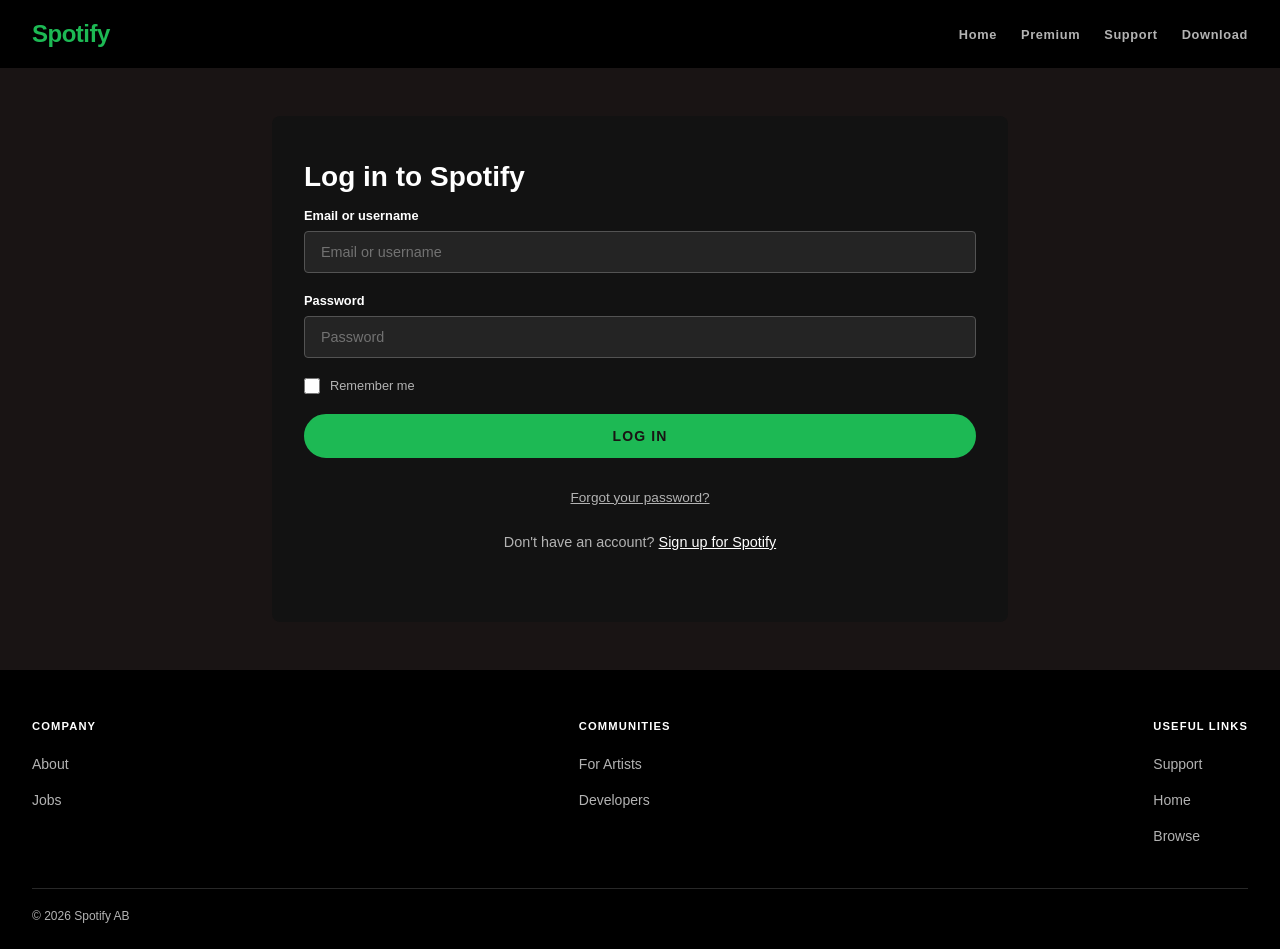
<file: login.html>
<!DOCTYPE html>
<html lang="en">
<head>
  <meta charset="UTF-8" />
  <meta name="viewport" content="width=device-width, initial-scale=1.0" />
  <title>Spotify - Log in or Sign up</title>
  <link rel="stylesheet" href="style.css" />
</head>
<body>

  <header>
    <nav class="navbar">
      <a href="index.html" class="nav-logo">Spotify</a>

      <ul class="nav-links">
        <li><a href="index.html">Home</a></li>
        <li><a href="#">Premium</a></li>
        <li><a href="#">Support</a></li>
        <li><a href="#">Download</a></li>
      </ul>
    </nav>
  </header>

  <main>

    <div id="auth-container" class="flex-row">

      <section class="auth-section" id="login">
        <h2>Log in to Spotify</h2>

        <form class="auth-form" action="#" method="post">

          <div class="form-group">
            <label for="login-email">Email or username</label>
            <input
              type="text"
              id="login-email"
              name="email"
              placeholder="Email or username"
              required
            />
          </div>

          <div class="form-group">
            <label for="login-password">Password</label>
            <input
              type="password"
              id="login-password"
              name="password"
              placeholder="Password"
              required
            />
          </div>

          <div class="form-group form-checkbox">
            <input type="checkbox" id="remember-me" name="remember" />
            <label for="remember-me">Remember me</label>
          </div>

          <button type="submit" class="btn btn-primary btn-full">
            Log in
          </button>

          <a href="#" class="forgot-link">Forgot your password?</a>

        </form>

        <p class="auth-switch">
          Don't have an account? <a href="signUp.html">Sign up for Spotify</a>
        </p>
      </section>

    </div>

  </main>

  <footer class="site-footer">
    <div class="footer-cols flex-row">

      <div class="footer-col">
        <h3>Company</h3>
        <ul>
          <li><a href="#">About</a></li>
          <li><a href="#">Jobs</a></li>
        </ul>
      </div>

      <div class="footer-col">
        <h3>Communities</h3>
        <ul>
          <li><a href="#">For Artists</a></li>
          <li><a href="#">Developers</a></li>
        </ul>
      </div>

      <div class="footer-col">
        <h3>Useful Links</h3>
        <ul>
          <li><a href="#">Support</a></li>
          <li><a href="index.html">Home</a></li>
          <li><a href="browse.html">Browse</a></li>
        </ul>
      </div>

    </div>

    <hr />
    <p class="footer-copy">&copy; 2026 Spotify AB</p>
  </footer>

</body>
</html>
</file>
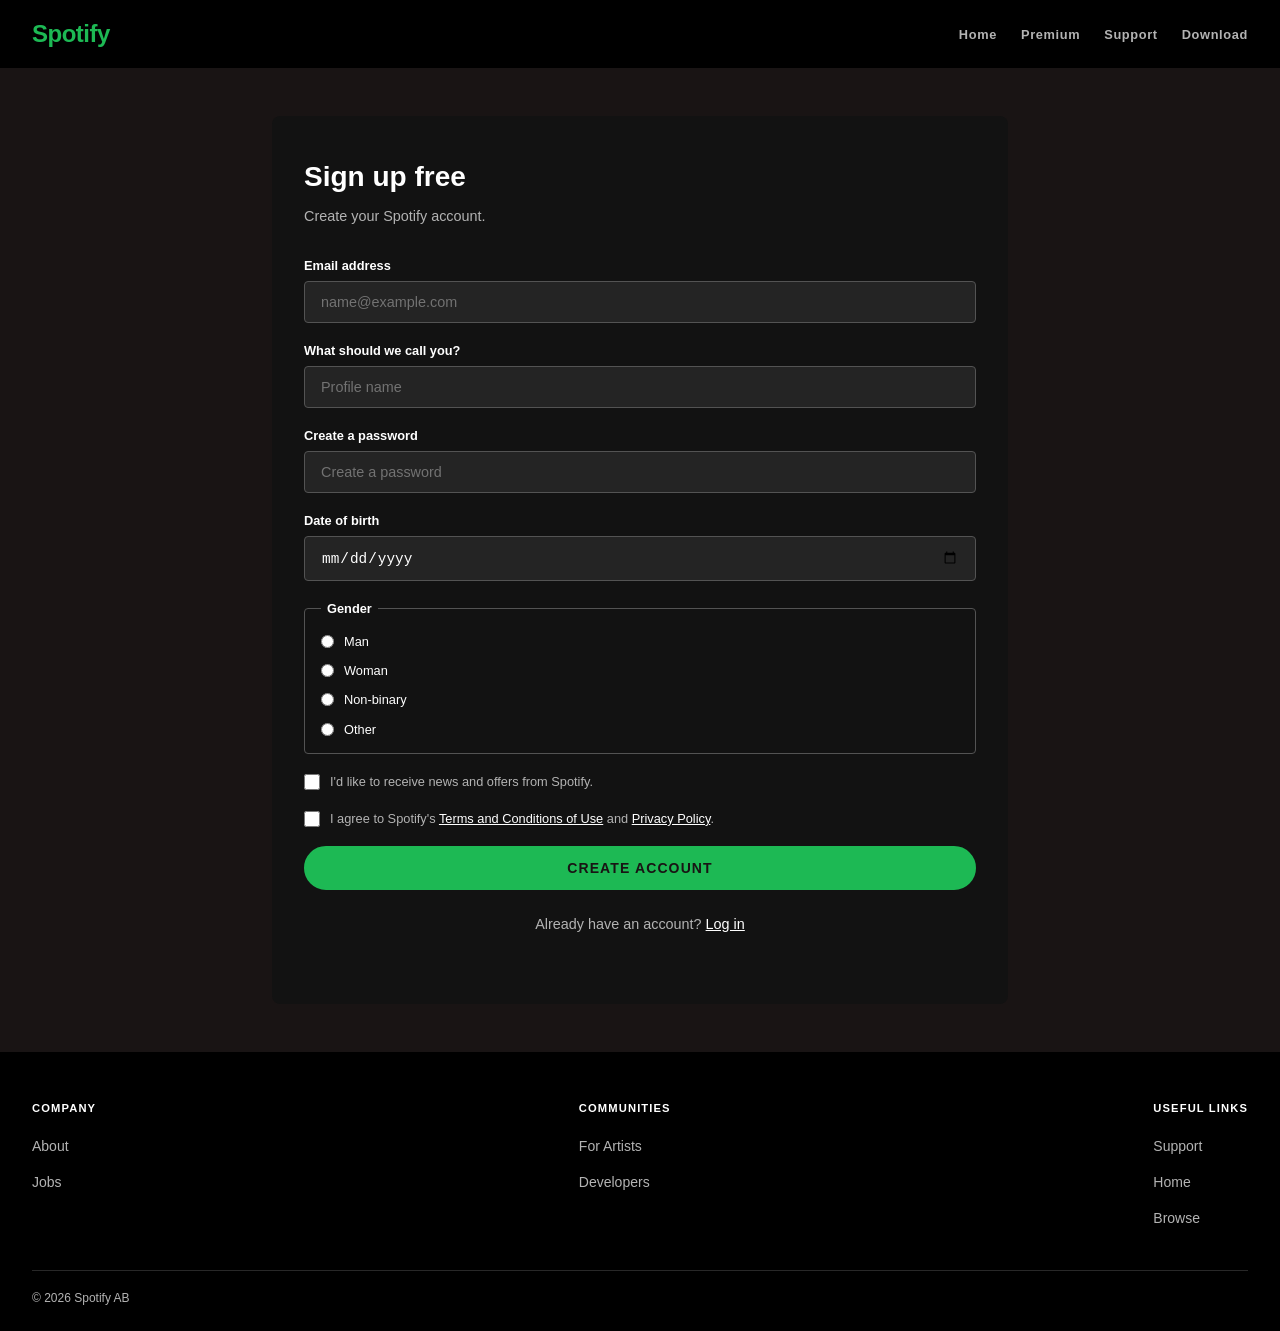
<file: signUp.html>
<!DOCTYPE html>
<html lang="en">
<head>
  <meta charset="UTF-8" />
  <meta name="viewport" content="width=device-width, initial-scale=1.0" />
  <title>Spotify - Log in or Sign up</title>
  <link rel="stylesheet" href="style.css" />
</head>
<body>

  <header>
    <nav class="navbar">
      <a href="index.html" class="nav-logo">Spotify</a>

      <ul class="nav-links">
        <li><a href="index.html">Home</a></li>
        <li><a href="#">Premium</a></li>
        <li><a href="#">Support</a></li>
        <li><a href="#">Download</a></li>
      </ul>
    </nav>
  </header>

<main>

    <div id="auth-container" class="flex-row">

      <section class="auth-section" id="signup">
        <h2>Sign up free</h2>
        <p>Create your Spotify account.</p>

        <form class="auth-form" action="#" method="post">

          <div class="form-group">
            <label for="signup-email">Email address</label>
            <input
              type="email"
              id="signup-email"
              name="email"
              placeholder="name@example.com"
              required
            />
          </div>

          <div class="form-group">
            <label for="signup-name">What should we call you?</label>
            <input
              type="text"
              id="signup-name"
              name="displayname"
              placeholder="Profile name"
              required
            />
          </div>

          <div class="form-group">
            <label for="signup-password">Create a password</label>
            <input
              type="password"
              id="signup-password"
              name="password"
              placeholder="Create a password"
              required
            />
          </div>

          <div class="form-group">
            <label for="signup-dob">Date of birth</label>
            <input
              type="date"
              id="signup-dob"
              name="dob"
              required
            />
          </div>

          <fieldset class="form-group">
            <legend>Gender</legend>
            <label>
              <input type="radio" name="gender" value="man" required />
              Man
            </label>
            <label>
              <input type="radio" name="gender" value="woman" />
              Woman
            </label>
            <label>
              <input type="radio" name="gender" value="nonbinary" />
              Non-binary
            </label>
            <label>
              <input type="radio" name="gender" value="other" />
              Other
            </label>
          </fieldset>

          <div class="form-group form-checkbox">
            <input type="checkbox" id="newsletter" name="newsletter" />
            <label for="newsletter">
              I'd like to receive news and offers from Spotify.
            </label>
          </div>

          <div class="form-group form-checkbox">
            <input type="checkbox" id="agree-terms" name="terms" required />
            <label for="agree-terms">
              I agree to Spotify's
              <a href="#">Terms and Conditions of Use</a> and
              <a href="#">Privacy Policy</a>.
            </label>
          </div>

          <button type="submit" class="btn btn-primary btn-full">
            Create account
          </button>

        </form>

        <p class="auth-switch">
          Already have an account? <a href="login.html">Log in</a>
        </p>
      </section>
      
    </div>

  </main>
  
  <footer class="site-footer">
    <div class="footer-cols flex-row">

      <div class="footer-col">
        <h3>Company</h3>
        <ul>
          <li><a href="#">About</a></li>
          <li><a href="#">Jobs</a></li>
        </ul>
      </div>

      <div class="footer-col">
        <h3>Communities</h3>
        <ul>
          <li><a href="#">For Artists</a></li>
          <li><a href="#">Developers</a></li>
        </ul>
      </div>

      <div class="footer-col">
        <h3>Useful Links</h3>
        <ul>
          <li><a href="#">Support</a></li>
          <li><a href="index.html">Home</a></li>
          <li><a href="browse.html">Browse</a></li>
        </ul>
      </div>

    </div>

    <hr />
    <p class="footer-copy">&copy; 2026 Spotify AB</p>
  </footer>

</body>
</html>
</file>
<file: style.css>
*, *::before, *::after {
  box-sizing: border-box;
  margin: 0;
  padding: 0;
}

body {
  font-family: 'Helvetica Neue', Helvetica, Arial, sans-serif;
  background-color: #191414;
  color: #FFFFFF;
  line-height: 1.5;
  min-height: 100vh;
}

a {
  color: inherit;
  text-decoration: none;
}

ul {
  list-style: none;
}

img {
  display: block;
  max-width: 100%;
}

.flex-row {
  display: flex;
  flex-direction: row;
  flex-wrap: wrap;
  gap: 16px;
}



.btn {
  display: inline-block;
  padding: 12px 32px;
  border-radius: 500px;         
  font-size: 0.875rem;
  font-weight: 700;
  letter-spacing: 0.08em;
  text-transform: uppercase;
  cursor: pointer;
  border: 2px solid transparent;
  transition: background-color 0.2s ease,
              color 0.2s ease,
              border-color 0.2s ease,
              transform 0.15s ease;
  white-space: nowrap;
  text-align: center;
}

.btn-primary {
  background-color: #1DB954;
  color: #191414;
  border-color: #1DB954;
}

.btn-primary:hover {
  background-color: #1ed760;
  border-color: #1ed760;
  transform: scale(1.05);
}

.btn-outline {
  background-color: transparent;
  color: #FFFFFF;
  border-color: #FFFFFF;
}

.btn-outline:hover {
  background-color: #FFFFFF;
  color: #191414;
  transform: scale(1.05);
}

.btn-full {
  width: 100%;
  display: block;
}


.navbar {
  display: flex;
  align-items: center;
  justify-content: space-between;
  padding: 16px 32px;
  background-color: #000000;
  position: sticky;
  top: 0;
  z-index: 100;
}

.nav-logo {
  font-size: 1.5rem;
  font-weight: 900;
  color: #1DB954;
  letter-spacing: -0.5px;
  flex-shrink: 0;
}

.nav-links {
  display: flex;
  align-items: center;
  gap: 24px;
}

.nav-links a {
  font-size: 0.8rem;
  font-weight: 600;
  color: #B3B3B3;
  letter-spacing: 0.05em;
  transition: color 0.2s ease;
}

.nav-links a:hover,
.nav-links a.active {
  color: #FFFFFF;
}

.nav-auth {
  display: flex;
  align-items: center;
  gap: 10px;
}

.nav-auth .btn {
  padding: 8px 24px;
  font-size: 0.75rem;
}

#hero {
  display: flex;
  flex-direction: column;
  align-items: center;
  justify-content: center;
  text-align: center;
  padding: 96px 32px;
  background: linear-gradient(180deg, #1DB954 0%, #191414 100%);
  min-height: 58vh;
}

#hero h1 {
  font-size: 3.75rem;
  font-weight: 900;
  line-height: 1.05;
  margin-bottom: 16px;
  letter-spacing: -1.5px;
}

#hero p {
  font-size: 1.2rem;
  color: rgba(255, 255, 255, 0.75);
  margin-bottom: 32px;
}


.featured-section {
  padding: 48px 32px 32px;
}

.featured-section h2 {
  font-size: 1.5rem;
  font-weight: 700;
  margin-bottom: 20px;
}

.card-row {
  flex-wrap: nowrap;
  overflow-x: auto;
  padding-bottom: 8px;
  scrollbar-width: thin;
  scrollbar-color: #535353 transparent;
}

.card {
  flex: 0 0 160px;
  background-color: #181818;
  border-radius: 8px;
  padding: 16px;
  cursor: pointer;
  transition: background-color 0.2s ease;
}

.card:hover {
  background-color: #282828;
}

.card img {
  width: 100%;
  aspect-ratio: 1;
  object-fit: cover;
  border-radius: 4px;
  margin-bottom: 12px;
}

.card-title {
  font-size: 0.875rem;
  font-weight: 600;
  color: #FFFFFF;
  line-height: 1.4;
}


.browse-cta {
  padding: 48px 32px 64px;
  background-color: #121212;
  text-align: center;
}

.browse-cta h2 {
  font-size: 1.5rem;
  font-weight: 700;
  margin-bottom: 10px;
}

.browse-cta p {
  color: #B3B3B3;
  margin-bottom: 24px;
  font-size: 1rem;
}


.browse-header {
  padding: 48px 32px 24px;
}

.browse-header h1 {
  font-size: 2rem;
  font-weight: 700;
}

.genres-section {
  padding: 0 32px 64px;
}

.genre-grid {
  display: flex;
  flex-wrap: wrap;
  gap: 20px;
}

.genre-card {
  position: relative;
  width: 200px;
  height: 200px;
  border-radius: 8px;
  overflow: hidden;
  cursor: pointer;
  transition: transform 0.2s ease;
}

.genre-card:hover {
  transform: scale(1.04);
}

.genre-card img {
  width: 100%;
  height: 100%;
  object-fit: cover;
  display: block;
  opacity: 0.5;         
}

.genre-label {
  position: absolute;
  bottom: 0;
  left: 0;
  right: 0;
  padding: 12px 14px;
  font-size: 1.1rem;
  font-weight: 700;
  color: #FFFFFF;
  background: linear-gradient(transparent, rgba(0, 0, 0, 0.55));
}

.genre-pop      { background-color: #e8115b; }
.genre-hiphop   { background-color: #ba5d07; }
.genre-chill    { background-color: #0d73ec; }
.genre-workout  { background-color: #e91429; }
.genre-rock     { background-color: #8d67ab; }
.genre-indie    { background-color: #477d95; }
.genre-rnb      { background-color: #af2896; }
.genre-jazz     { background-color: #608108; }

#playlist-hero.playlist-header {
  padding: 48px 32px 32px;
  background: linear-gradient(180deg, #404040 0%, #191414 100%);
  align-items: flex-end;
  gap: 32px;
  flex-wrap: nowrap;
}

.playlist-cover {
  flex-shrink: 0;
}

.playlist-cover img {
  width: 220px;
  height: 220px;
  object-fit: cover;
  border-radius: 4px;
  box-shadow: 0 8px 40px rgba(0, 0, 0, 0.6);
}

.playlist-info {
  flex: 1;
  min-width: 0;
}

.playlist-type {
  font-size: 0.7rem;
  font-weight: 700;
  letter-spacing: 0.12em;
  text-transform: uppercase;
  margin-bottom: 8px;
}

.playlist-title {
  font-size: 3rem;
  font-weight: 900;
  line-height: 1.05;
  margin-bottom: 16px;
  letter-spacing: -1px;
}

.playlist-description {
  font-size: 0.9rem;
  color: #B3B3B3;
  margin-bottom: 10px;
}

.playlist-meta {
  font-size: 0.85rem;
  color: #B3B3B3;
  margin-bottom: 28px;
}

.playlist-actions {
  gap: 12px;
  align-items: center;
  flex-wrap: nowrap;
}

.playlist-actions .btn {
  padding: 14px 36px;
}

/* Tracklist */
.tracklist-section {
  padding: 24px 32px 64px;
}

.tracklist {
  width: 100%;
  border-collapse: collapse;
  font-size: 0.875rem;
}

.tracklist thead th {
  padding: 8px 16px;
  text-align: left;
  color: #B3B3B3;
  font-size: 0.7rem;
  font-weight: 600;
  letter-spacing: 0.1em;
  text-transform: uppercase;
  border-bottom: 1px solid #282828;
}

.tracklist tbody .track-row td {
  padding: 12px 16px;
  color: #B3B3B3;
  vertical-align: middle;
}

.tracklist tbody .track-row td:first-child {
  width: 40px;
  color: #B3B3B3;
}

.tracklist tbody .track-row td:nth-child(2) {
  color: #FFFFFF;
  font-weight: 500;
}

.tracklist tbody .track-row td:last-child {
  text-align: right;
  padding-right: 24px;
}

.tracklist tbody .track-row:hover {
  background-color: #282828;
}

.tracklist tbody .track-row:hover td:first-child {
  color: #1DB954;
}

#auth-container {
  max-width: min(80vw ,800px);
  margin: 48px auto;
  padding: 0 32px;
  gap: 40px;
  align-items: flex-start;
  justify-content: center;
}

.auth-section {
  flex: 1;
  min-width: 300px;
  background-color: #121212;
  border-radius: 8px;
  padding: 40px 32px;
}

.auth-section h2 {
  font-size: 1.75rem;
  font-weight: 700;
  margin-bottom: 8px;
}

.auth-section > p {
  color: #B3B3B3;
  font-size: 0.9rem;
  margin-bottom: 28px;
}

.auth-form {
  display: flex;
  flex-direction: column;
  gap: 18px;
}

.form-group {
  display: flex;
  flex-direction: column;
  gap: 6px;
}

.form-group label {
  font-size: 0.8rem;
  font-weight: 600;
  color: #FFFFFF;
}

.form-group input[type="email"],
.form-group input[type="text"],
.form-group input[type="password"],
.form-group input[type="date"] {
  background-color: #242424;
  border: 1px solid #535353;
  border-radius: 4px;
  padding: 12px 16px;
  color: #FFFFFF;
  font-size: 0.9rem;
  outline: none;
  transition: border-color 0.2s ease;
  width: 100%;
}

.form-group input[type="email"]:focus,
.form-group input[type="text"]:focus,
.form-group input[type="password"]:focus,
.form-group input[type="date"]:focus {
  border-color: #FFFFFF;
}

.form-group input::placeholder {
  color: #727272;
}

fieldset.form-group {
  border: 1px solid #535353;
  border-radius: 4px;
  padding: 14px 16px;
  gap: 10px;
}

fieldset.form-group legend {
  font-size: 0.8rem;
  font-weight: 600;
  color: #FFFFFF;
  padding: 0 6px;
}

fieldset.form-group label {
  display: flex;
  align-items: center;
  gap: 10px;
  font-weight: 400;
  cursor: pointer;
}

input[type="radio"],
input[type="checkbox"] {
  accent-color: #1DB954;
  cursor: pointer;
}

.form-checkbox {
  flex-direction: row;
  align-items: flex-start;
  gap: 10px;
}

.form-checkbox input[type="checkbox"] {
  margin-top: 2px;
  width: 16px;
  height: 16px;
  flex-shrink: 0;
}

.form-checkbox label {
  font-size: 0.8rem;
  font-weight: 400;
  color: #B3B3B3;
  line-height: 1.5;
  cursor: pointer;
}

.form-checkbox label a {
  color: #FFFFFF;
  text-decoration: underline;
}

.auth-switch {
  margin-top: 24px;
  font-size: 0.85rem;
  color: #B3B3B3;
  text-align: center;
}

.auth-switch a {
  color: #FFFFFF;
  text-decoration: underline;
}

.forgot-link {
  display: block;
  text-align: center;
  font-size: 0.85rem;
  color: #B3B3B3;
  margin-top: 12px;
  text-decoration: underline;
  transition: color 0.2s ease;
}

.forgot-link:hover {
  color: #FFFFFF;
}


.site-footer {
  background-color: #000000;
  padding: 48px 32px 24px;
}

.footer-cols {
  justify-content: space-between;
  flex-wrap: nowrap;
  gap: 32px;
  margin-bottom: 40px;
}

.footer-col h3 {
  font-size: 0.7rem;
  font-weight: 700;
  letter-spacing: 0.1em;
  text-transform: uppercase;
  color: #FFFFFF;
  margin-bottom: 18px;
}

.footer-col ul {
  display: flex;
  flex-direction: column;
  gap: 12px;
}

.footer-col ul a {
  font-size: 0.875rem;
  color: #B3B3B3;
  transition: color 0.2s ease;
}

.footer-col ul a:hover {
  color: #FFFFFF;
}

.site-footer hr {
  border: none;
  border-top: 1px solid #282828;
  margin-bottom: 18px;
}

.footer-copy {
  font-size: 0.75rem;
  color: #B3B3B3;
}
</file>
